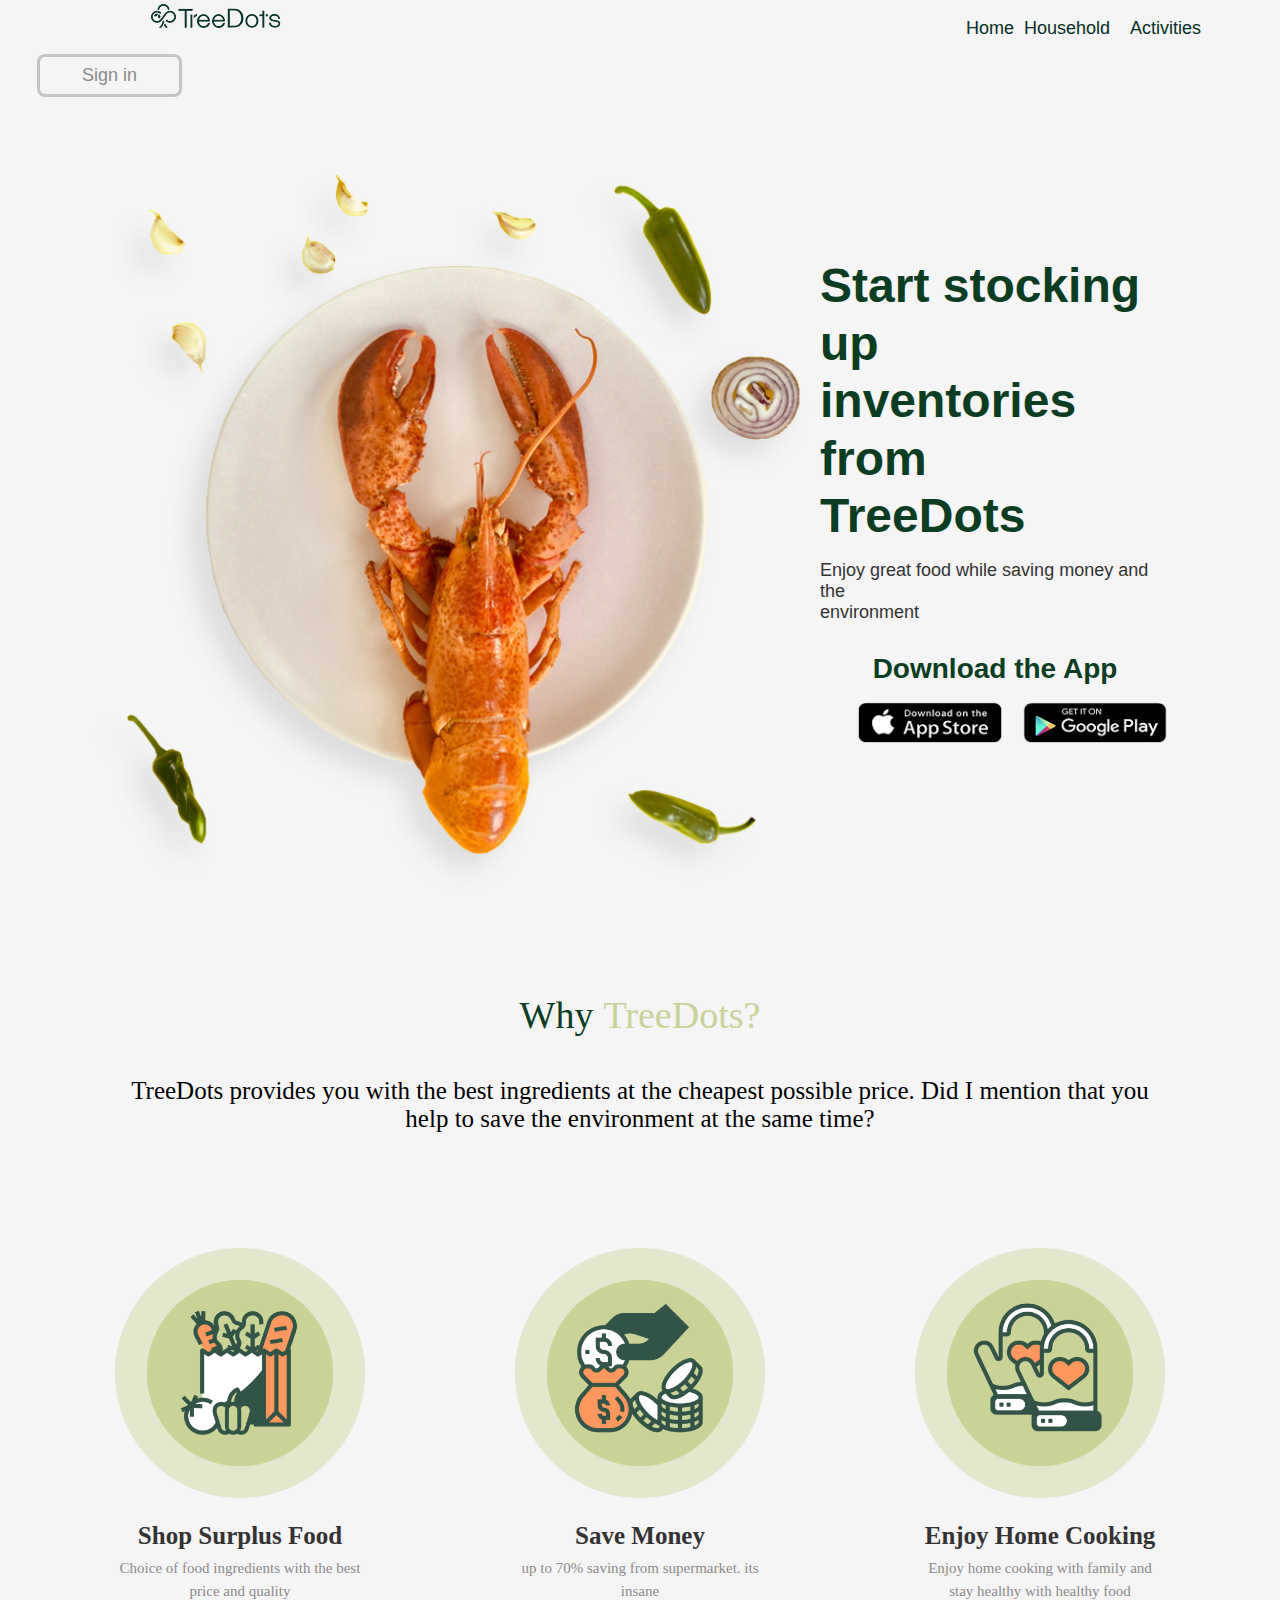
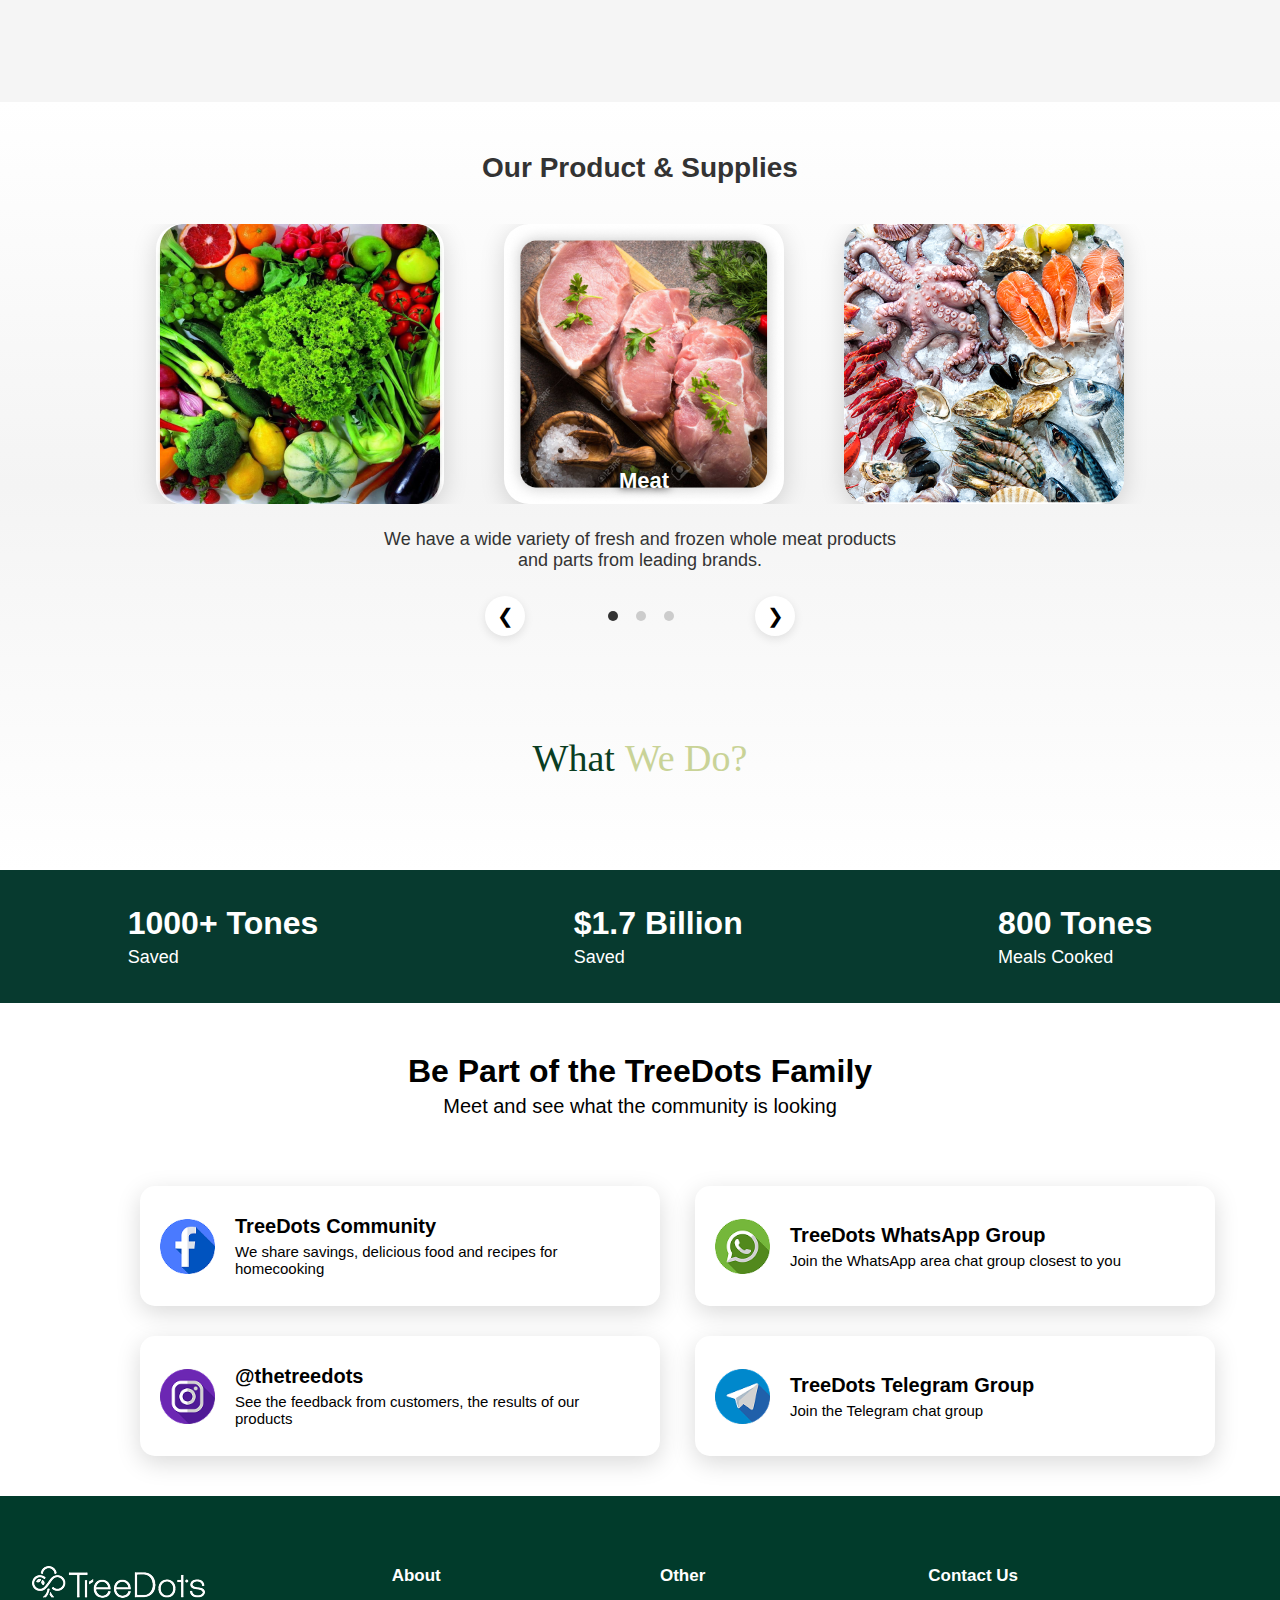
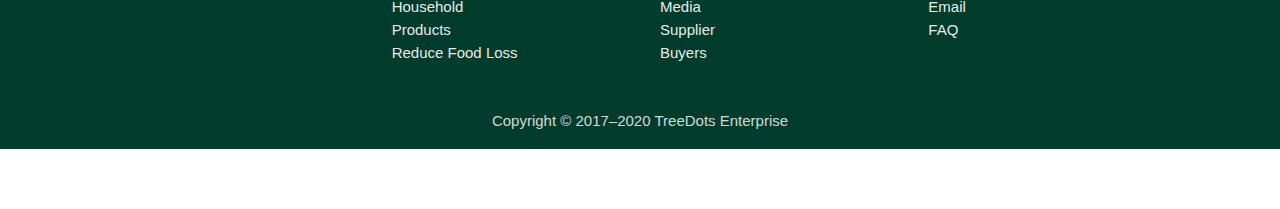
<file: household.html>
<!DOCTYPE html>
<html lang="en">
  <head>
    <meta charset="UTF-8" />
    <meta name="viewport" content="width=device-width, initial-scale=1.0" />
    <link rel="stylesheet" href="style.css" />
    <title>Household</title>
  </head>
  <script src="script.js" defer></script>
  <body>
    <table width="100%">
      <tr>
        <td class="logo">
          <img src="img/logo-treedots.png" />
        </td>
        <td class="text1" id="goHome" align="center">
          <a href="#" data-page="index.html">Home</a>
        </td>
        <td class="text2" id="goHousehold" align="center">
          <a href="#" data-page="household.html">Household</a>
        </td>
        <td class="text3" id="goActivities" align="center">
          <a href="#" data-page="activities.html">Activities</a>
        </td>
        <td class="button" id="goLogin">
          <span><a href="#" data-page="registerpage.html">Sign in</a></span>
        </td>
      </tr>
    </table>

    <section class="hero">
      <div class="hero-left">
        <img src="img/household.png" class="hero-img" />
      </div>

      <div class="hero-right">
        <h1>Start stocking up<br />inventories from<br />TreeDots</h1>
        <p>Enjoy great food while saving money and the<br />environment</p>

        <h3 align="center">Download the App</h3>

        <div class="store-buttons">
          <img src="img/app store.png" />
          <img src="img/google play.png" />
        </div>
      </div>
    </section>

    <section>
      <div>
        <h1 align="center" class="text-green">
          Why<span class="text9">TreeDots?</span>
        </h1>
        <p align="center" class="text-black">
          TreeDots provides you with the best ingredients at the cheapest
          possible price. Did I mention that you <br />
          help to save the environment at the same time?
        </p>
      </div>
    </section>

    <section class="features">
      <div class="feature">
        <img src="img/shop-surplus.png" alt="Cost Saving Icon" />
        <h3>Shop Surplus Food</h3>
        <p>Choice of food ingredients with the best price and quality</p>
      </div>
      <div class="feature">
        <img src="img/save-money.png" alt="Reliable Icon" />
        <h3>Save Money</h3>
        <p>up to 70% saving from supermarket. its insane</p>
      </div>
      <div class="feature">
        <img src="img/enjoy-home-cooking.png" alt="Consistent Icon" />
        <h3>Enjoy Home Cooking</h3>
        <p>Enjoy home cooking with family and stay healthy with healthy food</p>
      </div>
    </section>

<section class="product-section">
  <h2 class="title">Our Product & Supplies</h2>

  <!-- SLIDER -->
  <div class="card-slider">
    <div class="card-wrapper" id="productTrack">
      <div class="card">
        <img src="img/mask-group-1.png" alt="Vegetables" />
      </div>

      <div class="card center-card">
        <img src="img/mask-group-2.png" alt="Meat" />
        <p class="card-label">Meat</p>
      </div>

      <div class="card">
        <img src="img/mask-group-3.png" alt="Seafood" />
      </div>

    </div>
  </div>

  <div class="desc">
    We have a wide variety of fresh and frozen whole meat products <br />
    and parts from leading brands.
  </div>

  <!-- NAVIGATION -->
  <div class="navigation">
    <button class="nav-btn" id="prevProduct">❮</button>

    <div class="dots" id="productDots">
      <span class="dot active"></span>
      <span class="dot"></span>
      <span class="dot"></span>
    </div>

    <button class="nav-btn" id="nextProduct">❯</button>
  </div>

  <div class="margin-div">
    <h1 align="center" class="text-green">
      What<span class="text9">We Do?</span>
    </h1>
  </div>
</section>

    <div class="tree-community">
      <!-- STATISTIC SECTION -->
      <section class="stats-section">
        <div class="stat-box">
          <h1>1000+ Tones</h1>
          <p>Saved</p>
        </div>
        <div class="stat-box">
          <h1>$1.7 Billion</h1>
          <p>Saved</p>
        </div>
        <div class="stat-box">
          <h1>800 Tones</h1>
          <p>Meals Cooked</p>
        </div>
      </section>

      <!-- TITLE -->
      <section class="title-section">
        <h2>Be Part of the TreeDots Family</h2>
        <p>Meet and see what the community is looking</p>
      </section>

      <br>

      <section class="community-cards">

  <!-- FACEBOOK -->
  <a href="https://www.facebook.com/groups/treedots" target="_blank" class="card">
    <img src="img/facebook-logo.png" alt="Facebook" />
    <div>
      <h3>TreeDots Community</h3>
      <p>We share savings, delicious food and recipes for homecooking</p>
    </div>
  </a>

  <!-- WHATSAPP -->
  <a href="https://wa.me/08385537844 target=" class="card">
    <img src="img/whatsapp-logo.png" alt="WhatsApp" />
    <div>
      <h3>TreeDots WhatsApp Group</h3>
      <p>Join the WhatsApp area chat group closest to you</p>
    </div>
  </a>

  <!-- INSTAGRAM -->
  <a href="https://www.instagram.com/thetreedots/" target="_blank" class="card">
    <img src="img/instagram-logo.png" alt="Instagram" />
    <div>
      <h3>@thetreedots</h3>
      <p>See the feedback from customers, the results of our products</p>
    </div>
  </a>

  <!-- TELEGRAM -->
  <a href="https://t.me/treedots" target="_blank" class="card">
    <img src="img/telegram-logo.png" alt="Telegram" />
    <div>
      <h3>TreeDots Telegram Group</h3>
      <p>Join the Telegram chat group</p>
    </div>
  </a>

</section>

     <!-- FOOTER -->
    <footer class="footer">
      <div class="footer-box">
        <div class="footer-content">
          <div class="footer-col">
            <img class="brand" src="img/treedots-white-logo.png" />
          </div>

          <div class="footer-col">
            <h4>About</h4>
            <p>Household</p>
            <p>Products</p>
            <p>Reduce Food Loss</p>
          </div>

          <div class="footer-col">
            <h4>Other</h4>
            <p>Media</p>
            <p>Supplier</p>
            <p>Buyers</p>
          </div>

          <div class="footer-col">
            <h4>Contact Us</h4>
            <p>Email</p>
            <p>FAQ</p>
          </div>
        </div>

        <div class="footer-bottom">
          Copyright © 2017–2020 TreeDots Enterprise
        </div>
      </div>
    </footer>

    <script src="script.js"></script>
  </body>
</html>
</file>
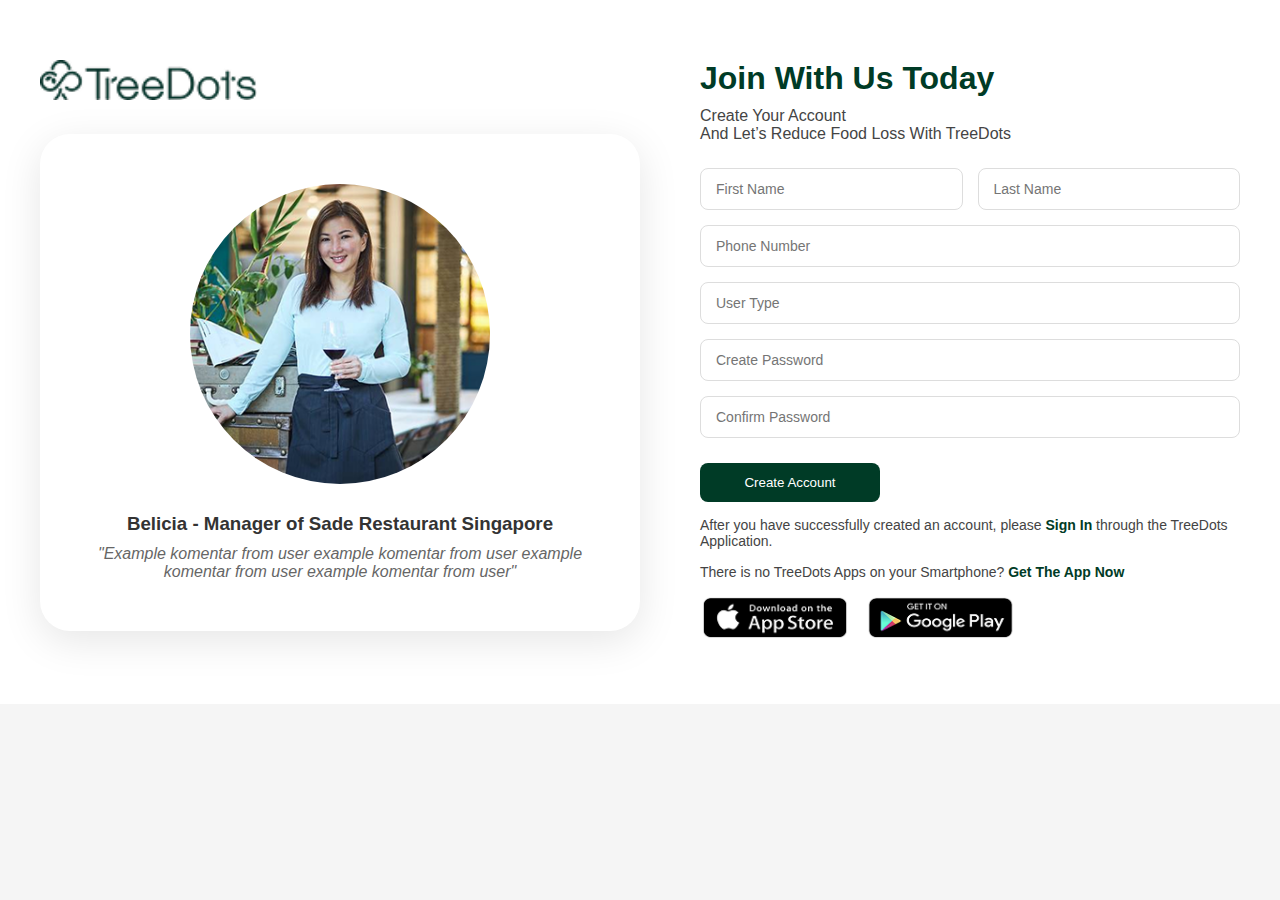
<file: registerpage.html>
<!DOCTYPE html>
<html lang="en">
  <head>
    <meta charset="UTF-8" />
    <meta name="viewport" content="width=device-width, initial-scale=1.0" />
    <link rel="stylesheet" href="style.css" />
    <title>Register page</title>
  </head>
  <script src="script.js" defer></script>
  <body>
    <section class="signup-section">
      <div class="signup-wrapper">
        <!-- LEFT SIDE -->
        <div class="signup-left">
          <div class="brand-top">
            <img src="img/logo-treedots.png" alt="TreeDots Logo" />
          </div>

          <div class="profile-card">
            <img src="img/cynthia-chua-hero 2.png" class="profile-img" />

            <h3>Belicia - Manager of Sade Restaurant Singapore</h3>

            <p class="comment">
              "Example komentar from user example komentar from user example
              komentar from user example komentar from user"
            </p>
          </div>
        </div>

        <!-- RIGHT SIDE -->
        <div class="signup-right">
          <h1>Join With Us Today</h1>
          <p class="subtitle">
            Create Your Account <br />
            And Let’s Reduce Food Loss With TreeDots
          </p>

          <div class="form-row">
            <input type="text" placeholder="First Name" />
            <input type="text" placeholder="Last Name" />
          </div>

          <input type="text" class="input-full" placeholder="Phone Number" />
          <input type="text" class="input-full" placeholder="User Type" />

          <input
            type="password"
            class="input-full"
            placeholder="Create Password"
          />
          <input
            type="password"
            class="input-full"
            placeholder="Confirm Password"
          />

          <button class="create-btn">Create Account</button>

          <p class="note">
            After you have successfully created an account, please
            <a href="#" id="goLogin">Sign In</a> through the TreeDots
            Application.
          </p>

          <p class="no-app">
            There is no TreeDots Apps on your Smartphone?
            <a href="#" id="getApp">Get The App Now</a>
          </p>

          <div class="app-buttons">
            <img src="img/app store.png" alt="App Store" />
            <img src="img/google play.png" alt="Google Play" />
          </div>
        </div>
      </div>
    </section>

    <script src="script.js"></script>
  </body>
</html>
</file>
<file: style.css>
body {
  background-color: #e5e5e5;
}

.logo {
  width: 100px;
  height: 50px;
  display: inline-block;
  margin-left: 149px;
  margin-top: 2px;
}

.text1 {
  font-family: "Lato";
  font-size: 18px;
  color: #062e26;
  display: inline-block;
  border: none;
  margin-right: 10px;
  margin-left: 715px;
}

.text2 {
  font-family: "Lato";
  font-size: 18px;
  color: #062e26;
  display: inline-block;
  margin-right: 20px;
}

.text3 {
  font-family: "Lato";
  font-size: 18px;
  color: #062e26;
  display: inline-block;
  margin-right: 10px;
}

.button {
  border: 3px solid #c4c4c4;
  border-radius: 8px;
  padding: 8px 42px;
  font-family: "Lato";
  font-size: 18px;
  color: #8b8b8b;
  cursor: pointer;
  display: inline-block;
  margin-left: 35px;
}

.text4 {
  font-family: "Lato";
  font-size: 50px;
  color: #062e26;
  display: inline-block;
  margin-right: 30px;
  margin-left: 150px;
  margin-top: 10px;
  margin-bottom: 30px;
}

.text5 {
  font-family: "Lato";
  font-size: 25px;
  color: #062e26;
  margin-right: 30px;
  margin-left: 150px;
  margin-top: 10px;
}

.button2 {
  border: 1px solid #062e26;
  border-radius: 35px;
  padding: 4px 15px;
  font-family: "Lato";
  font-size: 20px;
  color: #8b8b8b;
  cursor: pointer;
  display: inline-block;
  margin-left: 150px;
  margin-top: 10px;
}

.button3 {
  background-color: #062e26;
  border: none;
  border-radius: 27px;
  padding: 9px 25px;
  font-family: "Lato";
  color: #e5e5e5;
  font-size: 20px;
  margin-left: 85px;
}

.text6 {
  font-family: "Lato";
  font-size: 30px;
  color: #062e26;
  margin-right: 30px;
  margin-left: 150px;
  margin-top: 43px;
}

.img1 {
  margin-top: 20px;
}

.img2 {
  grid-row: auto;
  background-color: brown;
  display: flex;
  flex-direction: row;
  height: 20px;
  gap: 20px;
  margin-top: 20px;
}

.row {
  display: flex;
  flex-direction: row;
  align-items: center;
  justify-content: space-between;
}

.logo2 {
  border-radius: 20px;
}

.get-app {
  display: flex;
  align-items: center;
  margin-top: 28px;
  margin-left: 3px;
  font-size: 18px;
}

.left-150 {
  margin-left: 150px;
  font-size: 32px;
  font-family: "Lato";
  color: #062e26;
}

.get-app .text {
  color: #062e26;
  width: 150px;
  font-size: 24px;
}

.get-app .icons {
  display: flex;
  align-items: center;
  margin-top: 5px;
  gap: 1px;
  border-radius: 30px;
  justify-content: space-between;
}

.get-app .logo {
  width: 50px;
  height: 28px;
  object-fit: contain;
  cursor: pointer;
  transition: transform 0.3s ease;
}

.get-app .logo:hover {
  transform: scale(1.1);
}

.section1 {
  width: fit-content;
  border-radius: 12px;
  margin: 50px auto;
  padding: 30px 150px;
  background-color: #ffffff;
  box-shadow: -3px 9px 10px rgba(0, 0, 0, 0.3);
}

.features {
  display: flex;
  justify-content: center;
  align-items: flex-start;
  gap: 150px;
  padding: 100px 40px;
  flex-wrap: wrap;
}

.feature {
  text-align: center;
  max-width: 250px;
}

.feature img {
  width: 250px;
  margin-bottom: 20px;
}

.feature h3 {
  font-weight: 600px;
  font-size: 25px;
  margin-bottom: 7px;
  font-family: "Lato";
}

.feature p {
  font-size: 15px;
  color: #8a8a8a;
  line-height: 1.5;
  font-family: "Lato";
}

/* Responsive */
@media (max-width: 768px) {
  .features {
    flex-direction: column;
    gap: 50px;
  }
}

.background {
  background-color: #062e26;
  width: 100%;
  height: 670px;
  position: relative;
  display: flex;
  justify-content: center;
  align-items: center;
  overflow: hidden;
}

/* Title */
.text8 {
  font-family: "Lato";
  color: #ffffff;
  font-size: 38px;
  font-weight: 500;
  margin-bottom: 40px;
  margin-left: 380px;
}

.text9 {
  color: #c9d397;
  font-weight: 600px;
  margin-left: 10px;
  font-family: "Lato";
}

/* Hashtag */
.text10 {
  font-family: "Lato";
  color: #ffffff;
  margin-top: 35px;
  font-size: 18px;
}

/* Video Section */
.video-container {
  position: relative;
  width: 760px;
  height: 430px;
  overflow: hidden;
  border-radius: 10px;
  cursor: pointer;
}

.video-container video {
  width: 100%;
  height: 70%;
  object-fit: cover;
  border-radius: 10px;
}

/* Play Button */
.play-btn {
  position: absolute;
  top: 50%;
  left: 50%;
  transform: translate(-50%, -50%);
  font-size: 38px;
  color: white;
  background: rgba(0, 0, 0, 0.4);
  border-radius: 50%;
  width: 75px;
  height: 75px;
  display: flex;
  align-items: center;
  justify-content: center;
  border: 2px solid #fff;
  transition: 0.3s;
  cursor: pointer;
}

.play-btn:hover {
  background: rgba(0, 0, 0, 0.6);
}

.leaf {
  width: 140px;
  height: 140px;
  border: 3px solid #c9d397;
  border-radius: 50%;
  position: absolute;
  opacity: 0.8;
}

.left-leaf {
  left: 40px;
  top: 300px;
}

.right-leaf {
  right: 40px;
  top: 300px;
}

.app-section {
  width: 100%;
  background: #ffffff;
  padding: 70px 0;
  display: flex;
  justify-content: center;
}

.app-content {
  width: 90%;
  display: flex;
  align-items: left;
  justify-content: space-between;
  margin-left: 150px;
  margin-top: 60px;
}

.dot-grid::before {
  content: "";
}

.dot-grid div,
.dot-grid:before {
  width: 8px;
  height: 8px;
  border-radius: 50%;
  background: #b7c396;
}

.text-area {
  text-align: center;
  max-width: 450px;
  margin-right: 170px;
  margin-top: 200px;
  font-family: "Lato";
}

.text-area h1 {
  font-size: 40px;
  font-weight: 250;
}

.text-area p {
  font-size: 20px;
  color: #8b8b8b;
  margin: 20px 0 30px;
  line-height: 30px;
}

.slider-controls {
  display: flex;
  align-items: center;
  gap: 15px;
  margin-bottom: 30px;
  margin-top: 50px;
  margin-left: 15px;
}

.arrow-btn {
  background: transparent;
  border: 1px solid #ccc;
  border-radius: 50%;
  width: 32px;
  height: 32px;
  font-size: 18px;
  cursor: pointer;
}

.dots {
  display: flex;
  gap: 30px;
  margin-left: 39px;
  margin-right: 37px;
}

.dot {
  width: 10px;
  height: 10px;
  background: #ddd;
  border-radius: 50%;
  margin-left: 10px;
}

.dot.active {
  background: black;
}

.download-title {
  font-size: 40px;
  font-weight: 200;
  margin-bottom: 15px;
  margin-left: 18px;
}

.store-buttons {
  display: flex;
  gap: 15px;
  margin-left: 35px;
}

.store-btn {
  width: 160px;
  cursor: pointer;
}

.store-btn.gp {
  width: 180px;
}

* {
  margin: 0;
  padding: 0;
  box-sizing: border-box;
  font-family: "Inter", sans-serif;
}

body {
  background-color: #f5f5f5;
  color: #333;
}

.testimonial-section {
  text-align: center;
  padding: 60px 20px;
}

.title {
  font-size: 28px;
  font-weight: 600;
  margin-bottom: 40px;
}

.testimonial-card {
  display: flex;
  align-items: center;
  justify-content: center;
  position: relative;
  max-width: 1000px;
  margin: 0 auto 50px;
}

.testimonial-content {
  display: flex;
  background: white;
  border-radius: 20px;
  box-shadow: 0 8px 20px rgba(0, 0, 0, 0.1);
  overflow: hidden;
  text-align: left;
}

.image-box img {
  width: 320px;
  height: 100%;
  object-fit: cover;
}

.text-box {
  padding: 40px;
  position: relative;
  flex: 1;
}

.quote {
  font-size: 90px;
  color: #e5e5e5;
  position: absolute;
  top: 20px;
  left: 40px;
}

.text-box p {
  font-size: 18px;
  line-height: 1.6;
  color: #444;
  margin-top: 50px;
}

.author {
  margin-top: 50px;
  font-size: 20px;
}

.author strong {
  font-weight: 700;
}

.author span {
  color: #999;
  font-size: 14px;
}

.logo-box {
  position: absolute;
  top: 20px;
  right: 40px;
}

.logo-box img {
  width: 60px;
  opacity: 0.8;
}

.nav-btn {
  background: white;
  border: none;
  width: 35px;
  height: 35px;
  border-radius: 50%;
  box-shadow: 0 3px 8px rgba(0, 0, 0, 0.2);
  font-size: 18px;
  cursor: pointer;
  transition: 0.3s;
}

.nav-btn:hover {
  background-color: #efefef;
}

.nav-btn.left {
  position: absolute;
  left: -60px;
}

.nav-btn.right {
  position: absolute;
  right: -60px;
}

.partner-logos {
  display: flex;
  justify-content: center;
  align-items: center;
  gap: 60px;
  flex-wrap: wrap;
  opacity: 0.8;
}

.partner-logos img {
  height: 76px;
  filter: grayscale(100%);
  transition: filter 0.3s ease;
}

.partner-logos img:hover {
  filter: grayscale(0%);
}

/* Responsive */
@media (max-width: 850px) {
  .testimonial-content {
    flex-direction: column;
    text-align: center;
  }

  .image-box img {
    width: 100%;
    height: 50%;
  }

  .text-box {
    padding: 30px;
  }

  .logo-box {
    position: static;
    margin-top: 10px;
  }

  .nav-btn.left {
    left: 10px;
  }

  .nav-btn.right {
    right: 10px;
  }

  .partner-logos {
    gap: 28px;
  }
}

.app-section2 {
    width: 100%;
    background: #ffffff;
}

.container {
    text-align: center;
    width: 100%;
}

.text-box {
    margin-bottom: 15px; 
}

.H2 {
    margin-top: 30px;
    font-size: 28px;
}

.P { 
    font-size: 16px;
}

.DIV {
    display: flex;
    justify-content: center; 
    gap: 40px;               
    margin-top: 40px;       
}

.card1 {
    position: relative;
    width: 330px;             
    height: 470px;       
    margin-top: 50px;
}

.card1 img {
    width: 100%;
    height: 100%;
    object-fit: cover;
}

.overlay {
    position: absolute;
    top: 42%;
    left: 50%;
    transform: translate(-50%, -50%);
    text-align: center;
    color: white;
}

.p2 {
    font-size: 20px;
    margin-bottom: 15px;
}

.BUTTON {
    padding: 8px 35px;
    border: 3px solid #ffffff;
    background: transparent;
    color: #ffffff;
    cursor: pointer;
    transition: 0.3s;
    border-radius: 5px;
}

.BUTTON:hover {
    background: white;
    color: black;
}

.overlay {
    position: absolute;
    top: 42%;
    left: 50%;
    transform: translate(-50%, -50%);
    text-align: center;
    color: white;
}

.app-section3 {
  width: 100%;
  background: #ffffff;
}

.card-2 {
    position: relative;
    width: 350px;             
    height: 470px;            
    margin-top: 50px;
}

.overlay2 {
   position: absolute;
    top: 42%;
    left: 200%;
    transform: translate(-50%, -50%);
    text-align: center;
    color: white;
}

.BUTTON2 {
    padding: 3px 102px;
    border: 3px solid #ffffff;
    background: transparent;
    color: #ffffff;
    cursor: pointer;
    transition: 0.3s;
    border-radius: 5px;
}

/* FOOTER HIJAU */
.footer-wrapper {
    background-color: #003024;
    padding: 20px 0 10px 0;      /* diperkecil agar mirip gambar */
    margin-top: 0;
}

/* AREA ISI FOOTER SAJA — ADA GARIS PUTIH ATAS & BAWAH */
.footer-inner {
    border-top: 2px solid rgba(255,255,255,0.4);
    border-bottom: 2px solid rgba(255,255,255,0.4);
    padding: 20px 0;            /* diperkecil */
}

/* Layout konten footer */
.footer-content {
    width: 90%;
    margin: auto;
    display: flex;
    justify-content: space-between;
    flex-wrap: wrap;
}

/* Kolom & teks */
.footer-col h3 {
    font-size: 18px;
    margin-bottom: 8px;
}

.footer-col ul {
    list-style: none;
    padding: 0;
}

.footer-col ul li {
    margin: 5px 0;
    opacity: 0.8;
}

/* Logo */
.footer-logo {
    width: 150px;
    margin-bottom: 10px;
}

/* Ikon sosial */
.social-icons {
    display: flex;
    gap: 10px;
    margin-bottom: 10px;
}

.social-icons img {
    width: 32px;
    height: 32px;
    padding: 6px;
    border-radius: 50%;
    background-color: white;
}

/* Tombol App */
.apps-btn img {
    width: 130px;
    margin: 5px 0;
}

/* COPYRIGHT – di dalam bg hijau tapi DI LUAR garis putih */
.footer-bottom {
    text-align: center;
    color: white;
    opacity: 0.8;
    margin-top: 10px;       /* jarak kecil dari garis */
    padding-bottom: 15px;   /* sedikit ruang bawah */
    font-size: 14px;
}

.footer-wrapper {
  background: #0a3d22; /* hijau */
  color: white;
  padding-top: 20px;    /* sebelumnya 40px — DIPERKECIL */
  padding-bottom: 10px;
  font-family: Arial, sans-serif;
}

.footer-wrapper {
  background: #0a3d22;
  color: white;
  padding-top: 10px;   /* lebih dekat lagi ke gambar */
  padding-bottom: 10px;
  font-family: Arial, sans-serif;
}

/* HOUSEHOLD SECTION */

.hero {
    display: flex;
    justify-content: space-between;
    align-items: center;
    padding: 60px 70px;

}

.hero-left .hero-img {
    width: 750px;
    margin-bottom: 20px;
}

.hero-right {
    text-align: left;
    padding-right: 80px;
    margin-bottom: 90px;
}

.hero-right h1 {
    font-size: 48px;
    color: #0a3d22;
    line-height: 1.2;
}

.hero-right p {
    margin-top: 15px;
    font-size: 18px;
    color: #333;
}

.hero-right h3 {
    margin-top: 30px;
    font-size: 28px;
    color: #0a3d22;
}

.store-buttons {
    margin-top: 15px;
    display: flex;
    gap: 15px;
}

.store-buttons img {
    width: 150px;
}

.text-green {
  font-family: "Lato";
  color: #0a3d22;
  font-size: 38px;
  font-weight: 500;
  margin-bottom: 40px;
}

.text-black {
  font-family: 'Lato';
  color: #000000;
  font-size: 25px;
  margin-bottom: 15px;
}

body {
    margin: 0;
    font-family: Arial, sans-serif;
    /* Tidak ada background di sini */
}

.product-section {
  text-align: center;
  padding: 50px 20px;
  background: linear-gradient(180deg, #ffffff 0%, #f4f4f4 50%, #ffffff 100%);
}

/* SLIDER WRAPPER */
.card-slider {
  overflow: hidden;
  width: 100%;
}

/* TRACK */
.card-wrapper {
  display: flex;
  gap: 60px;
  transition: transform 0.5s ease;
  justify-content: center;
}

/* CARD */
.card {
  min-width: 280px;
  height: 280px;
  border-radius: 25px;
  overflow: hidden;
  box-shadow: 0px 5px 25px rgba(0,0,0,0.15);
  position: relative;
  background: white;
}

.card img {
  width: 100%;
  height: 100%;
  object-fit: cover;
}

.center-card .card-label {
  position: absolute;
  bottom: 10px;
  width: 100%;
  text-align: center;
  font-size: 22px;
  color: white;
  font-weight: bold;
  text-shadow: 0 0 8px black;
}

/* DESC */
.desc {
  font-size: 18px;
  margin: 25px 0;
}

/* NAV */
.navigation {
  margin-top: 20px;
  display: flex;
  justify-content: center;
  align-items: center;
  gap: 40px;
}

.nav-btn {
  width: 40px;
  height: 40px;
  border-radius: 50%;
  border: none;
  background: white;
  font-size: 20px;
  cursor: pointer;
  box-shadow: 0 3px 10px rgba(0,0,0,0.1);
}

.nav-btn:hover {
  background: #f0f0f0;
}

.dots {
  display: flex;
  gap: 10px;
}

.dot {
  width: 10px;
  height: 10px;
  background: #ccc;
  border-radius: 50%;
  cursor: pointer;
}

.dot.active {
  background: #2ecc71;
}

.margin-div {
  margin-top: 100px;
}

.tree-community {
    width: 100%;
    background: #ffffff;
    padding-bottom: 60px;
    font-family: 'Lato';
}

/* ===== STATISTIC SECTION ===== */
.tree-community .stats-section {
    background: #073A2F;
    color: white;
    display: flex;
    justify-content: space-around;
    padding: 35px 0;
}

.tree-community .stat-box h1 {
    margin: 0;
    font-size: 32px;
    font-weight: 700;
}

.tree-community .stat-box p {
    margin: 5px 0 0;
    font-size: 18px;
}

/* ===== TITLE SECTION ===== */
.tree-community .title-section {
    text-align: center;
    margin-top: 50px;
}

.tree-community .title-section h2 {
    font-size: 32px;
    color: #000000;
    margin-bottom: 5px;
}

.tree-community .title-section p {
    font-size: 20px;
    color: #000000;
}

/* ===== CARDS ===== */
.tree-community .community-cards {
    margin-top: 50px;
    margin-right: 10px;
    margin-left: 90px;
    display: grid;
    grid-template-columns: repeat(2, 1fr);
    gap: 30px;
    justify-content: center;
    padding: 0 50px;
}

.tree-community .card {
    width: 520px;
    height: 120px;
    background: white;
    border-radius: 15px;
    display: flex;
    align-items: center;
    padding: 20px;
    box-shadow: 0px 7px 25px rgba(0,0,0,0.15);
    gap: 20px;
}

/* Icon size */
.tree-community .card img {
    width: 55px;
    height: 55px;
    object-fit: contain;
}

.tree-community .card h3 {
    margin: 0;
    font-size: 20px;
    color: #000000;
    font-weight: 700;
}

.tree-community .card p {
    margin-top: 5px;
    color: #000000;
    font-size: 15px;
}

.footer {
    width: 100%;
    background-color: #013B2B; /* hijau gelap sesuai gambar */
    color: white;
    padding-top: 70px;
    margin-top: 40px;
}

/* ===== GARIS PUTIH ATAS ===== */
.footer-top-line {
    width: 92%;
    height: 2px;
    background: white;
    margin: 0 auto 35px auto;
}

/* ===== CONTENT GRID ===== */
.footer-content {
    width: 95%;
    margin: auto;
    display: grid;
    grid-template-columns: 1.4fr 1fr 1fr 1.4fr;
    gap: 40px;
}

/* ===== COLUMN ITEMS ===== */
.footer-col h4 {
    margin-bottom: 12px;
    font-size: 17px;
    font-weight: 600;
}

.footer-col p {
    margin: 6px 0;
    font-size: 15px;
    opacity: 0.9;
    cursor: pointer;
}

.brand {
    font-size: 28px;
    margin-bottom: 25px;
}

/* ===== LANGUAGE BOX ===== */
.language-box {
    width: 190px;
    background: white;
    color: black;
    padding: 12px 18px;
    border-radius: 6px;
    display: flex;
    justify-content: space-between;
    font-size: 15px;
    cursor: pointer;
}

/* ===== SOCIAL ICONS ===== */
.social-row {
    display: flex;
    gap: 10px;
    margin: 15px 0;
}

.icon {
    width: 28px;
    height: 28px;
    background: white;
    border-radius: 50%;
}

/* ===== DOWNLOAD SECTION ===== */
.dl-title {
    margin: 18px 0 10px 0;
}

.download-row {
    display: flex;
    gap: 10px;
}

.store-box {
    width: 150px;
    height: 50px;
    background: white;
    border-radius: 6px;
    color: black;
    display: flex;
    justify-content: center;
    align-items: center;
}

/* ===== BOTTOM ===== */
.footer-bottom {
    text-align: center;
    padding: 20px 0;
    margin-top: 25px;
    font-size: 15px;
    opacity: 0.8;
}


/* PENGATURAN JAVA SCRIPT */
a {
    color: inherit;           /* mengikuti warna parent */
    text-decoration: none;    /* optional: hilangkan garis bawah */
}

a:visited {
    color: inherit;           /* visited TETAP warna yang sama */
}

a:hover {
    opacity: 0.8;             /* efek hover lembut, tidak ubah posisi */
}

.hero-slider {
  display: flex;
  align-items: center;
  justify-content: center;
  gap: 20px;
}

/* CONTAINER UTAMA */
.hero-media {
  position: relative;
  width: 100%;
  max-width: 900px;          /* sesuaikan */
  aspect-ratio: 16 / 9;     /* SAMA UNTUK IMAGE & VIDEO */
  overflow: hidden;
  border-radius: 14px;
}

/* IMAGE & VIDEO HARUS IDENTIK */
.hero-media img,
.hero-media video {
  position: absolute;
  inset: 0;
  width: 100%;
  height: 100%;
  object-fit: cover;
}
.play-btn {
    position: absolute;
    top: 50%;
    left: 50%;
    transform: translate(-50%, -50%);
    padding: 20px 25px;
    border-radius: 50%;
    background: rgba(255, 255, 255, 0.7);
    color: black;
    font-size: 28px;
    cursor: pointer;
}

/* PANAH */
.arrow {
    width: 55px;
    height: 55px;
    background: #053c33;
    color: white;
    font-size: 28px;
    border-radius: 50%;
    display: flex;
    justify-content: center;
    align-items: center;
    cursor: pointer;
}

.h3-activities {
  font-family: 'Lato';
  color: #000000;
  font-size: 35px;
}

.activities-section {
    padding: 40px 60px;
    background: #f2f2f2;
}

.activities-container {
    display: grid;
    grid-template-columns: repeat(4, 1fr);
    gap: 30px;
}

.activity-card {
    background: white;
    border-radius: 18px;
    overflow: hidden;
    box-shadow: 0 4px 20px rgba(0,0,0,0.12);
    transition: 0.2s ease;
}

.activity-card img {
    width: 100%;
    height: 170px;
    object-fit: cover;
}

.card-content {
    padding: 18px 20px;
}

.card-content h3 {
    font-size: 16px;
    font-weight: 600;
    margin-bottom: 8px;
}

.card-content p {
    font-size: 13px;
    opacity: 0.8;
    line-height: 1.4;
    margin-bottom: 16px;
}

.card-footer {
    display: flex;
    align-items: center;
    justify-content: space-between;
}

.channel {
    font-size: 13px;
    font-weight: 600;
}

.date {
    font-size: 12px;
    opacity: 0.7;
}

.share-btn {
    width: 32px;
    height: 32px;
    background: #d7e5c0;
    border-radius: 50%;
    display: flex;
    align-items: center;
    justify-content: center;
    cursor: pointer;
    font-size: 16px;
    color: #47663f;
}

/* ========== SECTION WRAPPER ========== */
.gallery-section {
    width: 100%;
    padding: 40px 0;
    background: #ffffff;
    font-family: Arial, sans-serif;
}

/* ========== HEADER (BACK | TITLE | NEXT) ========== */
.gallery-header {
    width: 90%;
    margin: auto;
    display: flex;
    justify-content: space-between;
    align-items: center;
    margin-bottom: 25px;
}

.gallery-header h2 {
    font-size: 28px;
    font-weight: bold;
    text-align: center;
}

.gallery-header a {
    font-size: 16px;
    text-decoration: none;
    color: #444;
    opacity: 0.8;
}

/* ========== GALLERY GRID ========== */
.gallery-container {
    width: 92%;
    margin: auto;

    display: grid;
    grid-template-columns: repeat(6, 1fr);
    gap: 20px;

    justify-items: center;
}

.gallery-container img {
    width: 100%;
    height: 170px;
    object-fit: cover;

    border-radius: 10px;
}

/* ========== PAGINATION ========== */
.gallery-pagination {
    width: 100%;
    margin-top: 35px;

    display: flex;
    justify-content: center;
    align-items: center;
    gap: 10px;
}

.dot {
    width: 10px;
    height: 10px;
    background: #ccc;
    border-radius: 50%;
    display: inline-block;
    margin: 0 4px;
}

.dot.active {
    background: #333;
}

.arrow-btn {
    width: 30px;
    height: 30px;
    border-radius: 50%;
    border: none;
    background: #f1f1f1;
    font-size: 16px;
    cursor: pointer;
}


/* REGISTERPAGE CSS */

.signup-section {
  width: 100%;
  padding: 40px 0;
  background: white;
  font-family: Arial, sans-serif;
}

.signup-section .signup-wrapper {
  display: flex;
  justify-content: space-between;
  align-items: flex-start;
  max-width: 1300px;
  margin: 0 auto;
  padding: 20px 40px;
}

/* LEFT SIDE */
.signup-section .signup-left {
  width: 50%;
}

.signup-section .brand-top img {
  height: 40px;
  margin-bottom: 30px;
}

.signup-section .profile-card {
  background: white;
  padding: 50px;
  border-radius: 30px;
  box-shadow: 0 10px 40px rgba(0,0,0,0.1);
  text-align: center;
}

.signup-section .profile-img {
  width: 300px;
  height: 300px;
  border-radius: 50%;
  object-fit: cover;
  margin-bottom: 25px;
}

.signup-section .comment {
  font-style: italic;
  color: #666;
  margin-top: 10px;
}

/* RIGHT SIDE */
.signup-section .signup-right {
  width: 45%;
}

.signup-section h1 {
  color: #003b26;
  margin-bottom: 10px;
}

.signup-section .subtitle {
  color: #444;
  margin-bottom: 25px;
}

.signup-section .form-row {
  display: flex;
  gap: 15px;
  margin-bottom: 15px;
}

.signup-section input {
  padding: 12px 15px;
  border: 1px solid #ddd;
  border-radius: 8px;
  width: 100%;
  font-size: 14px;
}

.signup-section .input-full {
  width: 100%;
  margin-bottom: 15px;
}

.signup-section .create-btn {
  width: 180px;
  padding: 12px 0;
  border: none;
  background: #003b26;
  color: white;
  border-radius: 8px;
  cursor: pointer;
  margin-top: 10px;
}

.signup-section .note,
.signup-section .no-app {
  margin-top: 15px;
  color: #444;
  font-size: 14px;
}

.signup-section a {
  color: #003b26;
  font-weight: bold;
}

.signup-section .app-buttons img {
  height: 45px;
  margin-right: 10px;
  margin-top: 15px;
}

/* PRODUCT SECTION INDEX/HOME*/

.product-sectionindex {
    text-align: center;
    padding: 50px 20px;
    background: linear-gradient(180deg, #ffffff 0%, #f4f4f4 50%, #ffffff 100%);
}

/* Card wrapper */
.cardindex-wrapper {
    display: flex;
    justify-content: center;
    gap: 60px;
    margin-bottom: 40px;
}

/* Each card index */
.cardindex {
    width: 350px;
    height: 420px;
    border-radius: 5px;
    overflow: hidden;
    box-shadow: 0px 5px 25px rgba(0,0,0,0.15);
    position: relative;
    background: white;
    margin-top: 40px;
}

.cardmiddle {
    width: 398px;
    height: 500px;
    border-radius: 5px;
    overflow: hidden;
    box-shadow: 0px 5px 25px rgba(0,0,0,0.15);
    position: relative;
    background: white;
    margin-bottom: 15px;
}

.cardindex img {
    width: 100%;
    height: 100%;
    object-fit: cover;
}

.center-cardindex .cardindex-label {
    position: absolute;
    top: 40%;
    left: 50%;
    transform: translate(-50%, -50%);
    font-size: 22px;
    color: whitesmoke;
    font-weight: bold;
    text-shadow: 0 0 8px black;
    text-align: center;
}

/* BUTTON INDEX */
.buttonindex {
    position: absolute;
    top: 60%;
    left: 50%;
    transform: translate(-50%, -50%);
    background-color: transparent;
    border: 2px solid whitesmoke;
    color: whitesmoke;
    padding: 10px 35px;
    border-radius: 6px;
    cursor: pointer;
}
.buttonindex:hover {
    background-color: whitesmoke;
    color: black;
}

/* HERO SECTION */
.careers-hero {
  position: relative;
  width: 100%;
  height: 420px; /* sesuaikan tinggi banner */
  overflow: hidden;
}

/* BACKGROUND IMAGE */
.careers-hero img {
  width: 100%;
  height: 90%;
  object-fit: cover;
}

/* TEXT & BUTTON WRAPPER */
.hero-content {
  position: absolute;
  top: 50%;
  left: 50%;
  transform: translate(-50%, -50%);
  text-align: center;
  color: white;
}

/* TITLE */
.hero-content h2 {
  font-size: 48px;
  letter-spacing: 3px;
  margin-bottom: 10px;
}

/* SUBTITLE */
.hero-content p {
  font-size: 18px;
  margin-bottom: 25px;
  opacity: 0.95;
}

/* BUTTON */
.button-IN {
  background-color: transparent;
  border: 2px solid white;
  color: white;
  padding: 12px 40px;
  border-radius: 6px;
  font-size: 16px;
  cursor: pointer;
  transition: all 0.3s ease;
}

/* BUTTON HOVER */
.button-IN:hover {
  background-color: white;
  color: black;
}
</file>
